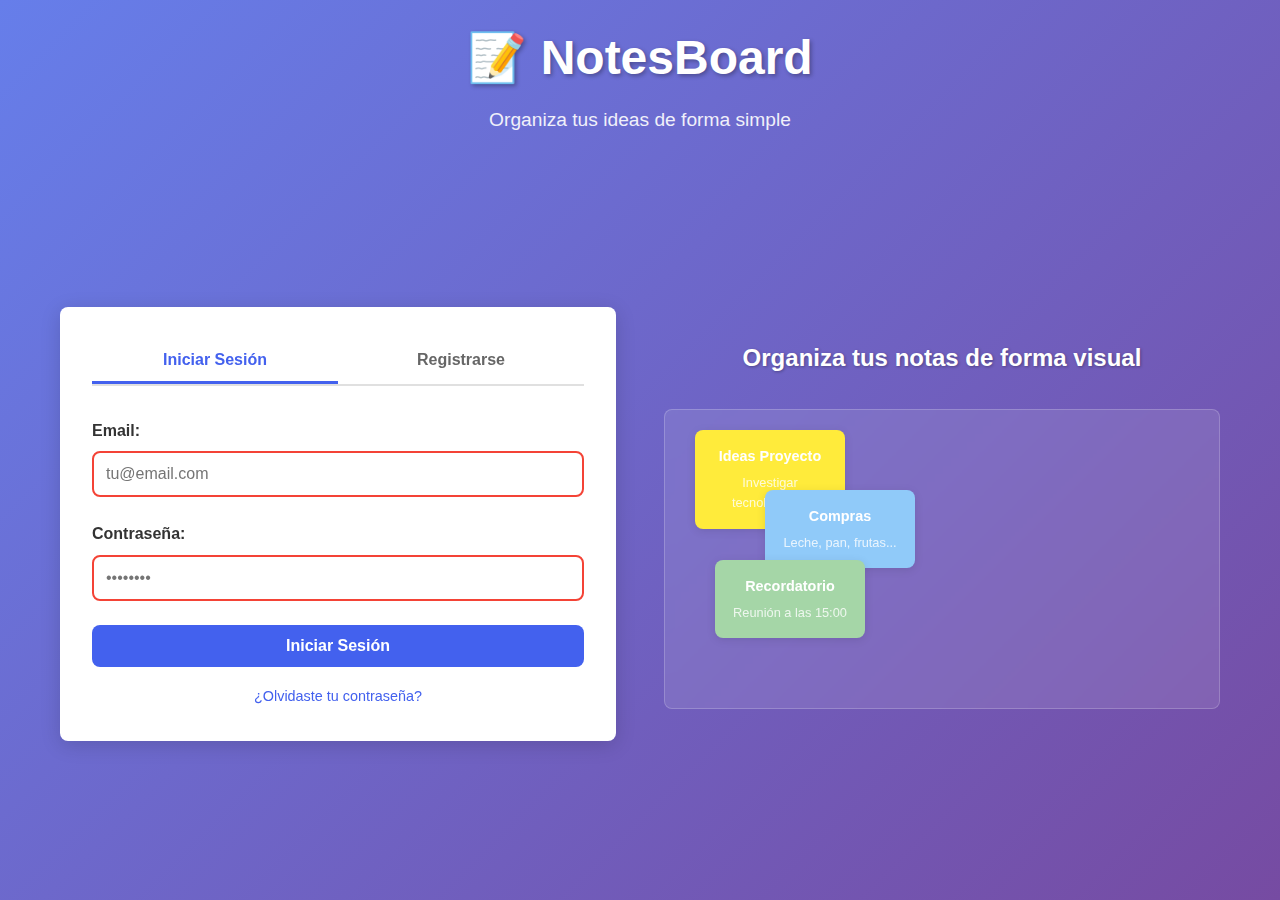
<file: frontend/index.html>
<!DOCTYPE html>
<html lang="es">
<head>
    <meta charset="UTF-8">
    <meta name="viewport" content="width=device-width, initial-scale=1.0">
    <title>Notes CRUD - Iniciar Sesión</title>
    <link rel="stylesheet" href="css/styles.css">
    <link rel="stylesheet" href="css/auth.css">
</head>
<body>
    <div class="container">
        <!-- Header -->
        <header class="header">
            <h1 class="logo">📝 NotesBoard</h1>
            <p class="tagline">Organiza tus ideas de forma simple</p>
        </header>

        <!-- Main Content -->
        <main class="main-content">
            <div class="auth-container">
                <!-- Tabs para Login/Registro -->
                <div class="tabs">
                    <button class="tab-btn active" data-tab="login">Iniciar Sesión</button>
                    <button class="tab-btn" data-tab="register">Registrarse</button>
                </div>

                <!-- Formulario de Login -->
                <form id="loginForm" class="auth-form active">
                    <div class="form-group">
                        <label for="loginEmail">Email:</label>
                        <input 
                            type="email" 
                            id="loginEmail" 
                            name="email" 
                            required 
                            placeholder="tu@email.com"
                        >
                    </div>
                    
                    <div class="form-group">
                        <label for="loginPassword">Contraseña:</label>
                        <input 
                            type="password" 
                            id="loginPassword" 
                            name="password" 
                            required 
                            placeholder="••••••••"
                        >
                    </div>

                    <button type="submit" class="btn btn-primary btn-full">
                        Iniciar Sesión
                    </button>

                    <div class="form-footer">
                        <a href="#" class="forgot-password">¿Olvidaste tu contraseña?</a>
                    </div>
                </form>

                <!-- Formulario de Registro -->
                <form id="registerForm" class="auth-form">
                    <div class="form-group">
                        <label for="registerName">Nombre completo:</label>
                        <input 
                            type="text" 
                            id="registerName" 
                            name="name" 
                            required 
                            placeholder="Juan Pérez"
                        >
                    </div>

                    <div class="form-group">
                        <label for="registerUsername">Usuario:</label>
                        <input 
                            type="text" 
                            id="registerUsername" 
                            name="username" 
                            required 
                            placeholder="juanperez"
                        >
                    </div>

                    <div class="form-group">
                        <label for="registerEmail">Email:</label>
                        <input 
                            type="email" 
                            id="registerEmail" 
                            name="email" 
                            required 
                            placeholder="tu@email.com"
                        >
                    </div>
                    
                    <div class="form-group">
                        <label for="registerPassword">Contraseña:</label>
                        <input 
                            type="password" 
                            id="registerPassword" 
                            name="password" 
                            required 
                            placeholder="••••••••"
                            minlength="6"
                        >
                        <small class="password-hint">Mínimo 6 caracteres</small>
                    </div>

                    <div class="form-group">
                        <label for="registerConfirmPassword">Confirmar Contraseña:</label>
                        <input 
                            type="password" 
                            id="registerConfirmPassword" 
                            name="confirmPassword" 
                            required 
                            placeholder="••••••••"
                        >
                    </div>

                    <button type="submit" class="btn btn-success btn-full">
                        Crear Cuenta
                    </button>
                </form>

                <!-- Mensajes de error/éxito -->
                <div id="messageContainer" class="message-container"></div>
            </div>

            <!-- Demo Preview -->
            <div class="demo-preview">
                <h3>Organiza tus notas de forma visual</h3>
                <div class="notes-preview">
                    <div class="preview-note" style="background-color: #ffeb3b; top: 20px; left: 30px;">
                        <div class="note-title">Ideas Proyecto</div>
                        <div class="note-content">Investigar tecnologías...</div>
                    </div>
                    <div class="preview-note" style="background-color: #90caf9; top: 80px; left: 100px;">
                        <div class="note-title">Compras</div>
                        <div class="note-content">Leche, pan, frutas...</div>
                    </div>
                    <div class="preview-note" style="background-color: #a5d6a7; top: 150px; left: 50px;">
                        <div class="note-title">Recordatorio</div>
                        <div class="note-content">Reunión a las 15:00</div>
                    </div>
                </div>
            </div>
        </main>
    </div>

    <script src="js/utils.js"></script>
    <script src="js/api.js"></script>
    <script src="js/auth.js"></script>
</body>
</html>
</file>
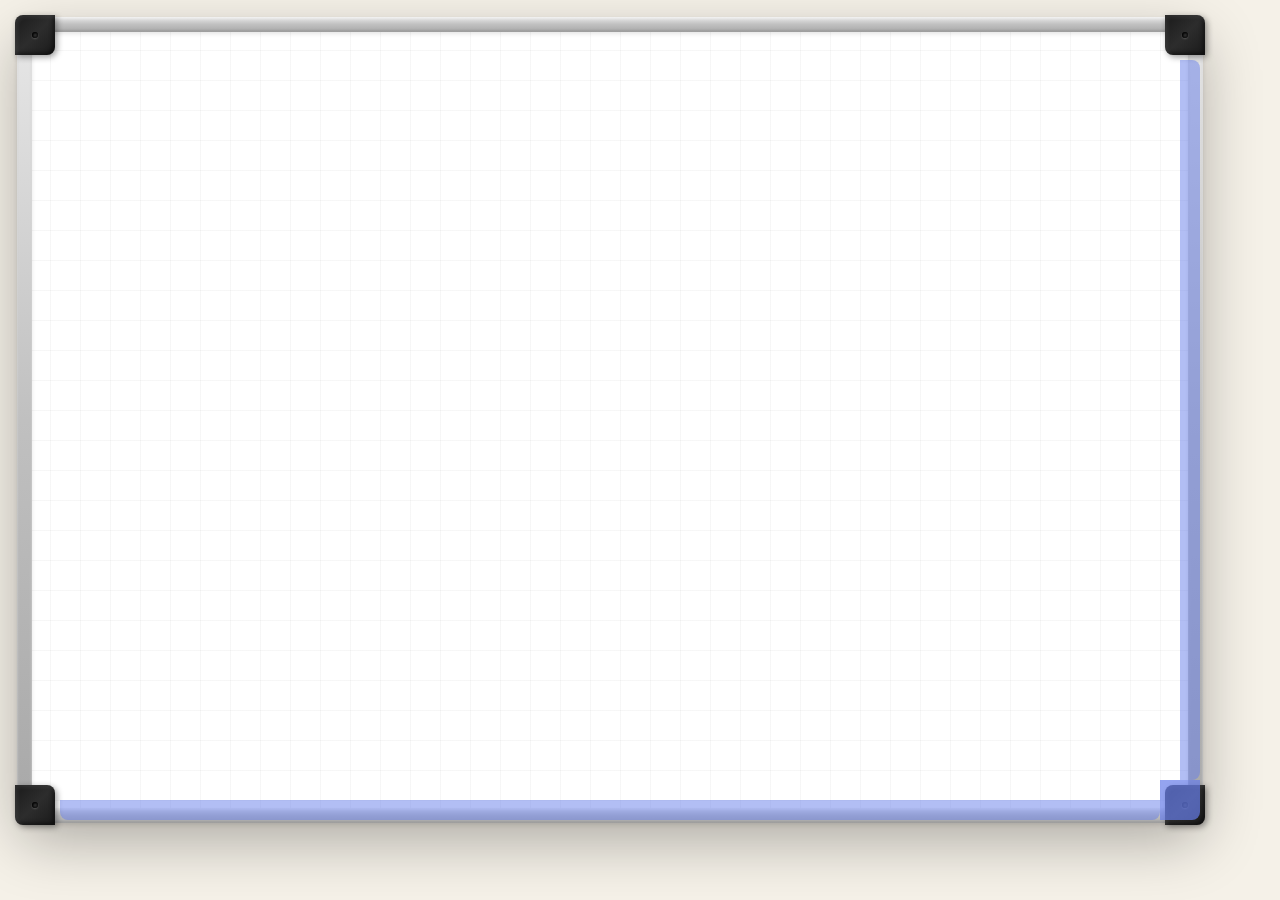
<file: frontend/main.html>
<!DOCTYPE html>
<html lang="es">
<head>
    <meta charset="UTF-8">
    <meta name="viewport" content="width=device-width, initial-scale=1.0">
    <title>Tablero de Notas</title>
    <link rel="stylesheet" href="css/boardstyle.css">
</head>
<body>
    <div class="board-wrapper" id="boardWrapper">
        <div class="board-container" id="boardContainer">
            <div class="board">
                <!-- Marcos -->
                <div class="frame top"></div>
                <div class="frame bottom"></div>
                <div class="frame left"></div>
                <div class="frame right"></div>
                
                <!-- Esquinas metálicas -->
                <div class="corner top-left"></div>
                <div class="corner top-right"></div>
                <div class="corner bottom-left"></div>
                <div class="corner bottom-right"></div>
                
                <!-- Superficie del tablero donde se pegarán los post-its -->
                <div class="board-surface" id="boardSurface">
                    <!-- Aquí se agregarán los post-its dinámicamente -->
                </div>
                
                <!-- Controles de redimensionamiento -->
                <div class="resize-handle resize-right" id="resizeRight"></div>
                <div class="resize-handle resize-bottom" id="resizeBottom"></div>
                <div class="resize-handle resize-corner" id="resizeCorner"></div>
            </div>
        </div>
    </div>

    <script src="js/resizeboard.js"></script>
</body>
</html>
</file>
<file: frontend/css/auth.css>
/* Auth Container */
.auth-container {
    background: var(--bg-card);
    padding: 2rem;
    border-radius: var(--border-radius);
    box-shadow: var(--shadow-hover);
    backdrop-filter: blur(10px);
}

/* Tabs */
.tabs {
    display: flex;
    margin-bottom: 2rem;
    border-bottom: 2px solid var(--border-color);
}

.tab-btn {
    flex: 1;
    padding: 12px;
    background: none;
    border: none;
    font-size: 1rem;
    font-weight: 600;
    color: var(--text-light);
    cursor: pointer;
    transition: var(--transition);
    border-bottom: 3px solid transparent;
}

.tab-btn.active {
    color: var(--primary-color);
    border-bottom-color: var(--primary-color);
}

.tab-btn:hover:not(.active) {
    color: var(--text-color);
    background-color: var(--bg-color);
}

/* Forms */
.auth-form {
    display: none;
}

.auth-form.active {
    display: block;
    animation: fadeIn 0.5s ease;
}

@keyframes fadeIn {
    from { opacity: 0; transform: translateY(10px); }
    to { opacity: 1; transform: translateY(0); }
}

.form-group {
    margin-bottom: 1.5rem;
}

.form-group label {
    display: block;
    margin-bottom: 0.5rem;
    font-weight: 600;
    color: var(--text-color);
}

.form-group input {
    width: 100%;
    padding: 12px;
    border: 2px solid var(--border-color);
    border-radius: var(--border-radius);
    font-size: 1rem;
    transition: var(--transition);
}

.form-group input:focus {
    outline: none;
    border-color: var(--primary-color);
    box-shadow: 0 0 0 3px rgba(67, 97, 238, 0.1);
}

.form-group input:invalid:not(:focus) {
    border-color: var(--error-color);
}

.password-hint {
    color: var(--text-light);
    font-size: 0.8rem;
    margin-top: 0.25rem;
    display: block;
}

.form-footer {
    margin-top: 1rem;
    text-align: center;
}

.forgot-password {
    color: var(--primary-color);
    text-decoration: none;
    font-size: 0.9rem;
}

.forgot-password:hover {
    text-decoration: underline;
}

/* Messages */
.message-container {
    margin-top: 1rem;
    padding: 12px;
    border-radius: var(--border-radius);
    display: none;
}

.message-container.success {
    background-color: #d4edda;
    color: #155724;
    border: 1px solid #c3e6cb;
    display: block;
}

.message-container.error {
    background-color: #f8d7da;
    color: #721c24;
    border: 1px solid #f5c6cb;
    display: block;
}

/* Demo Preview */
.demo-preview {
    color: white;
    text-align: center;
}

.demo-preview h3 {
    margin-bottom: 2rem;
    font-size: 1.5rem;
    text-shadow: 1px 1px 3px rgba(0, 0, 0, 0.3);
}

.notes-preview {
    position: relative;
    height: 300px;
    background: rgba(255, 255, 255, 0.1);
    border-radius: var(--border-radius);
    backdrop-filter: blur(5px);
    border: 1px solid rgba(255, 255, 255, 0.2);
}

.preview-note {
    position: absolute;
    width: 150px;
    padding: 15px;
    border-radius: 8px;
    box-shadow: var(--shadow);
    cursor: grab;
    transition: var(--transition);
    animation: float 3s ease-in-out infinite;
}

.preview-note:hover {
    transform: scale(1.05);
    box-shadow: var(--shadow-hover);
}

.preview-note:nth-child(1) {
    animation-delay: 0s;
}

.preview-note:nth-child(2) {
    animation-delay: 1s;
}

.preview-note:nth-child(3) {
    animation-delay: 2s;
}

@keyframes float {
    0%, 100% { transform: translateY(0px); }
    50% { transform: translateY(-10px); }
}

.note-title {
    font-weight: bold;
    margin-bottom: 5px;
    font-size: 0.9rem;
}

.note-content {
    font-size: 0.8rem;
    opacity: 0.8;
}

/* Responsive para auth */
@media (max-width: 768px) {
    .auth-container {
        padding: 1.5rem;
    }
    
    .notes-preview {
        height: 200px;
    }
    
    .preview-note {
        width: 120px;
        padding: 10px;
    }
}
</file>
<file: frontend/css/boardstyle.css>
* {
    margin: 0;
    padding: 0;
    box-sizing: border-box;
}

body {
    font-family: 'Arial', sans-serif;
    background: #f5f1e8;
    margin: 0;
    padding: 0;
    overflow: hidden;
}

/* Contenedor con scroll */
.board-wrapper {
    width: 100vw;
    height: 100vh;
    overflow: auto;
    cursor: grab;
    position: relative;
}

.board-wrapper:active {
    cursor: grabbing;
}

.board-wrapper.dragging {
    cursor: grabbing;
    user-select: none;
}

.board-container {
    width: calc(100vw - 100px);
    height: calc(100vh - 100px);
    margin: 20px;
    position: relative;
    animation: fadeIn 0.6s ease-in;
}

@keyframes fadeIn {
    from {
        opacity: 0;
        transform: translateY(20px);
    }
    to {
        opacity: 1;
        transform: translateY(0);
    }
}

.board {
    width: 100%;
    height: 100%;
    background: white;
    background-image: 
        linear-gradient(rgba(200, 200, 200, 0.15) 1px, transparent 1px),
        linear-gradient(90deg, rgba(200, 200, 200, 0.15) 1px, transparent 1px);
    background-size: 30px 30px;
    border-radius: 8px;
    position: relative;
    box-shadow: 
        0 20px 60px rgba(0, 0, 0, 0.3),
        0 0 0 1px rgba(0, 0, 0, 0.1);
}

/* Esquinas metálicas */
.corner {
    position: absolute;
    width: 40px;
    height: 40px;
    background: linear-gradient(135deg, #1a1a1a 0%, #2d2d2d 50%, #1a1a1a 100%);
    z-index: 10;
    box-shadow: 
        inset 2px 2px 4px rgba(255, 255, 255, 0.1),
        inset -2px -2px 4px rgba(0, 0, 0, 0.5),
        2px 2px 6px rgba(0, 0, 0, 0.4);
}

.corner::before {
    content: '';
    position: absolute;
    width: 6px;
    height: 6px;
    background: radial-gradient(circle, #333 0%, #000 100%);
    border-radius: 50%;
    box-shadow: 
        inset 1px 1px 2px rgba(0, 0, 0, 0.8),
        0 1px 2px rgba(255, 255, 255, 0.2);
}

.corner.top-left {
    top: -5px;
    left: -5px;
    border-radius: 8px 0 8px 0;
}

.corner.top-left::before {
    top: 50%;
    left: 50%;
    transform: translate(-50%, -50%);
}

.corner.top-right {
    top: -5px;
    right: -5px;
    border-radius: 0 8px 0 8px;
}

.corner.top-right::before {
    top: 50%;
    right: 50%;
    transform: translate(50%, -50%);
}

.corner.bottom-left {
    bottom: -5px;
    left: -5px;
    border-radius: 0 8px 0 8px;
}

.corner.bottom-left::before {
    bottom: 50%;
    left: 50%;
    transform: translate(-50%, 50%);
}

.corner.bottom-right {
    bottom: -5px;
    right: -5px;
    border-radius: 8px 0 8px 0;
}

.corner.bottom-right::before {
    bottom: 50%;
    right: 50%;
    transform: translate(50%, 50%);
}

/* Marco del tablero */
.frame {
    position: absolute;
    background: linear-gradient(180deg, #e8e8e8 0%, #c0c0c0 50%, #a8a8a8 100%);
    box-shadow: 
        inset 0 1px 3px rgba(255, 255, 255, 0.8),
        inset 0 -1px 3px rgba(0, 0, 0, 0.2),
        0 2px 4px rgba(0, 0, 0, 0.1);
}

.frame.top,
.frame.bottom {
    width: 100%;
    height: 15px;
    left: 0;
}

.frame.top {
    top: -3px;
    border-radius: 8px 8px 0 0;
}

.frame.bottom {
    bottom: -3px;
    border-radius: 0 0 8px 8px;
}

.frame.left,
.frame.right {
    width: 15px;
    height: 100%;
    top: 0;
}

.frame.left {
    left: -3px;
    border-radius: 8px 0 0 8px;
}

.frame.right {
    right: -3px;
    border-radius: 0 8px 8px 0;
}

/* Área de trabajo del tablero */
.board-surface {
    width: 100%;
    height: 100%;
    padding: 40px;
    position: relative;
    min-height: 600px;
}

/* Controles de redimensionamiento */
.resize-handle {
    position: absolute;
    background: rgba(102, 126, 234, 0.5);
    transition: background 0.3s ease;
    z-index: 100;
}

.resize-handle:hover {
    background: rgba(102, 126, 234, 0.9);
}

.resize-right {
    right: 0;
    top: 40px;
    bottom: 40px;
    width: 20px;
    cursor: ew-resize;
    border-radius: 0 8px 8px 0;
}

.resize-bottom {
    bottom: 0;
    left: 40px;
    right: 40px;
    height: 20px;
    cursor: ns-resize;
    border-radius: 0 0 8px 8px;
}

.resize-corner {
    right: 0;
    bottom: 0;
    width: 40px;
    height: 40px;
    cursor: nwse-resize;
    border-radius: 0 0 8px 0;
    background: rgba(102, 126, 234, 0.7);
}

.resize-corner:hover {
    background: rgba(102, 126, 234, 1);
}

/* Animación sutil de entrada */
.board-container:hover .board {
    box-shadow: 
        0 25px 70px rgba(0, 0, 0, 0.35),
        0 0 0 1px rgba(0, 0, 0, 0.1);
    transition: box-shadow 0.3s ease;
}

/* Estilos para el scrollbar */
.board-wrapper::-webkit-scrollbar {
    width: 12px;
    height: 12px;
}

.board-wrapper::-webkit-scrollbar-track {
    background: #e8e4db;
}

.board-wrapper::-webkit-scrollbar-thumb {
    background: linear-gradient(135deg, #667eea 0%, #764ba2 100%);
    border-radius: 6px;
    border: 2px solid #e8e4db;
}

.board-wrapper::-webkit-scrollbar-thumb:hover {
    background: linear-gradient(135deg, #5568d3 0%, #653a8b 100%);
}

.board-wrapper::-webkit-scrollbar-corner {
    background: #e8e4db;
}

/* ===========================
   Estilos para Post-its
   =========================== */
.postit {
    position: absolute;
    width: 220px;
    min-height: 120px;
    padding: 10px 10px 12px 10px;
    box-shadow: 0 8px 20px rgba(0,0,0,0.18);
    border-radius: 8px;
    border: 1px solid rgba(0,0,0,0.06);
    cursor: grab;
    user-select: none;
    transition: transform 0.12s ease, box-shadow 0.12s ease;
    z-index: 20;
    overflow: hidden;
}

.postit.selected {
    transform: translateY(-6px) scale(1.01);
    box-shadow: 0 18px 36px rgba(0,0,0,0.28);
}

.postit .note-toolbar {
    display: flex;
    gap: 6px;
    align-items: center;
    justify-content: flex-end;
    margin-bottom: 6px;
}

.postit .note-toolbar .btn-delete {
    background: rgba(0,0,0,0.06);
    border: none;
    padding: 4px 8px;
    border-radius: 6px;
    cursor: pointer;
}

.postit .note-toolbar .btn-delete:hover {
    background: rgba(0,0,0,0.12);
}

.postit .note-toolbar input[type="color"] {
    width: 28px;
    height: 28px;
    padding: 0;
    border: none;
    background: transparent;
    cursor: pointer;
}

.postit .note-toolbar select.note-status {
    background: rgba(255,255,255,0.6);
    border: 1px solid rgba(0,0,0,0.08);
    padding: 4px 8px;
    border-radius: 6px;
    cursor: pointer;
}

.postit .note-title {
    font-size: 16px;
    font-weight: 700;
    margin-bottom: 6px;
    outline: none;
}

.postit .note-content {
    font-size: 14px;
    line-height: 1.3;
    white-space: pre-wrap;
    outline: none;
}

/* Asegurar que el toolbar y contenido no se seleccione accidentalmente */
.postit [contenteditable] {
    -webkit-user-modify: read-write-plaintext-only;
}

@media (max-width: 700px) {
    .postit { width: 180px; }
}

/* ===========================
   Modal de confirmación
   =========================== */
.confirm-modal {
    position: fixed;
    inset: 0;
    display: none;
    align-items: center;
    justify-content: center;
    z-index: 99999;
}

.confirm-modal[aria-hidden="false"] {
    display: flex;
}

.confirm-modal-backdrop {
    position: absolute;
    inset: 0;
    background: rgba(0,0,0,0.45);
    backdrop-filter: blur(2px);
}

.confirm-modal-panel {
    position: relative;
    min-width: 320px;
    max-width: 90%;
    background: linear-gradient(180deg,#ffffff,#fbfbfb);
    border-radius: 10px;
    box-shadow: 0 18px 40px rgba(0,0,0,0.35);
    padding: 18px;
    z-index: 100000;
}

.confirm-modal-body p {
    margin: 0 0 12px 0;
    color: #222;
    font-size: 15px;
}

.confirm-modal-actions {
    display:flex;
    gap:10px;
    justify-content:flex-end;
}

.btn {
    padding: 8px 12px;
    border-radius: 8px;
    border: none;
    cursor: pointer;
}

.btn-primary { background: linear-gradient(90deg,#667eea,#764ba2); color: #fff; }
.btn-secondary { background: #f1f1f1; color: #222; }

/* z-index helper for postits */
.postit[style] { /* keep existing */ }
</file>
<file: frontend/css/styles.css>
/* Reset y variables CSS */
* {
    margin: 0;
    padding: 0;
    box-sizing: border-box;
}

:root {
    --primary-color: #4361ee;
    --primary-dark: #3a56d4;
    --secondary-color: #7209b7;
    --success-color: #4caf50;
    --error-color: #f44336;
    --warning-color: #ff9800;
    --text-color: #333;
    --text-light: #666;
    --bg-color: #f8f9fa;
    --bg-card: #ffffff;
    --border-color: #e0e0e0;
    --shadow: 0 2px 10px rgba(0, 0, 0, 0.1);
    --shadow-hover: 0 4px 20px rgba(0, 0, 0, 0.15);
    --border-radius: 8px;
    --transition: all 0.3s ease;
}

body {
    font-family: 'Segoe UI', Tahoma, Geneva, Verdana, sans-serif;
    line-height: 1.6;
    color: var(--text-color);
    background: linear-gradient(135deg, #667eea 0%, #764ba2 100%);
    min-height: 100vh;
}

.container {
    max-width: 1200px;
    margin: 0 auto;
    padding: 20px;
    min-height: 100vh;
    display: flex;
    flex-direction: column;
}

/* Header */
.header {
    text-align: center;
    margin-bottom: 2rem;
    color: white;
}

.logo {
    font-size: 3rem;
    margin-bottom: 0.5rem;
    text-shadow: 2px 2px 4px rgba(0, 0, 0, 0.3);
}

.tagline {
    font-size: 1.2rem;
    opacity: 0.9;
}

/* Main Content */
.main-content {
    display: grid;
    grid-template-columns: 1fr 1fr;
    gap: 3rem;
    align-items: center;
    flex: 1;
}

/* Botones base */
.btn {
    padding: 12px 24px;
    border: none;
    border-radius: var(--border-radius);
    font-size: 1rem;
    font-weight: 600;
    cursor: pointer;
    transition: var(--transition);
    text-decoration: none;
    display: inline-block;
    text-align: center;
}

.btn-primary {
    background-color: var(--primary-color);
    color: white;
}

.btn-primary:hover {
    background-color: var(--primary-dark);
    transform: translateY(-2px);
    box-shadow: var(--shadow-hover);
}

.btn-success {
    background-color: var(--success-color);
    color: white;
}

.btn-success:hover {
    background-color: #45a049;
    transform: translateY(-2px);
    box-shadow: var(--shadow-hover);
}

.btn-full {
    width: 100%;
}

/* Utilidades */
.hidden {
    display: none !important;
}

.text-center {
    text-align: center;
}

/* Responsive */
@media (max-width: 768px) {
    .main-content {
        grid-template-columns: 1fr;
        gap: 2rem;
    }
    
    .logo {
        font-size: 2.5rem;
    }
    
    .container {
        padding: 15px;
    }
}
</file>
